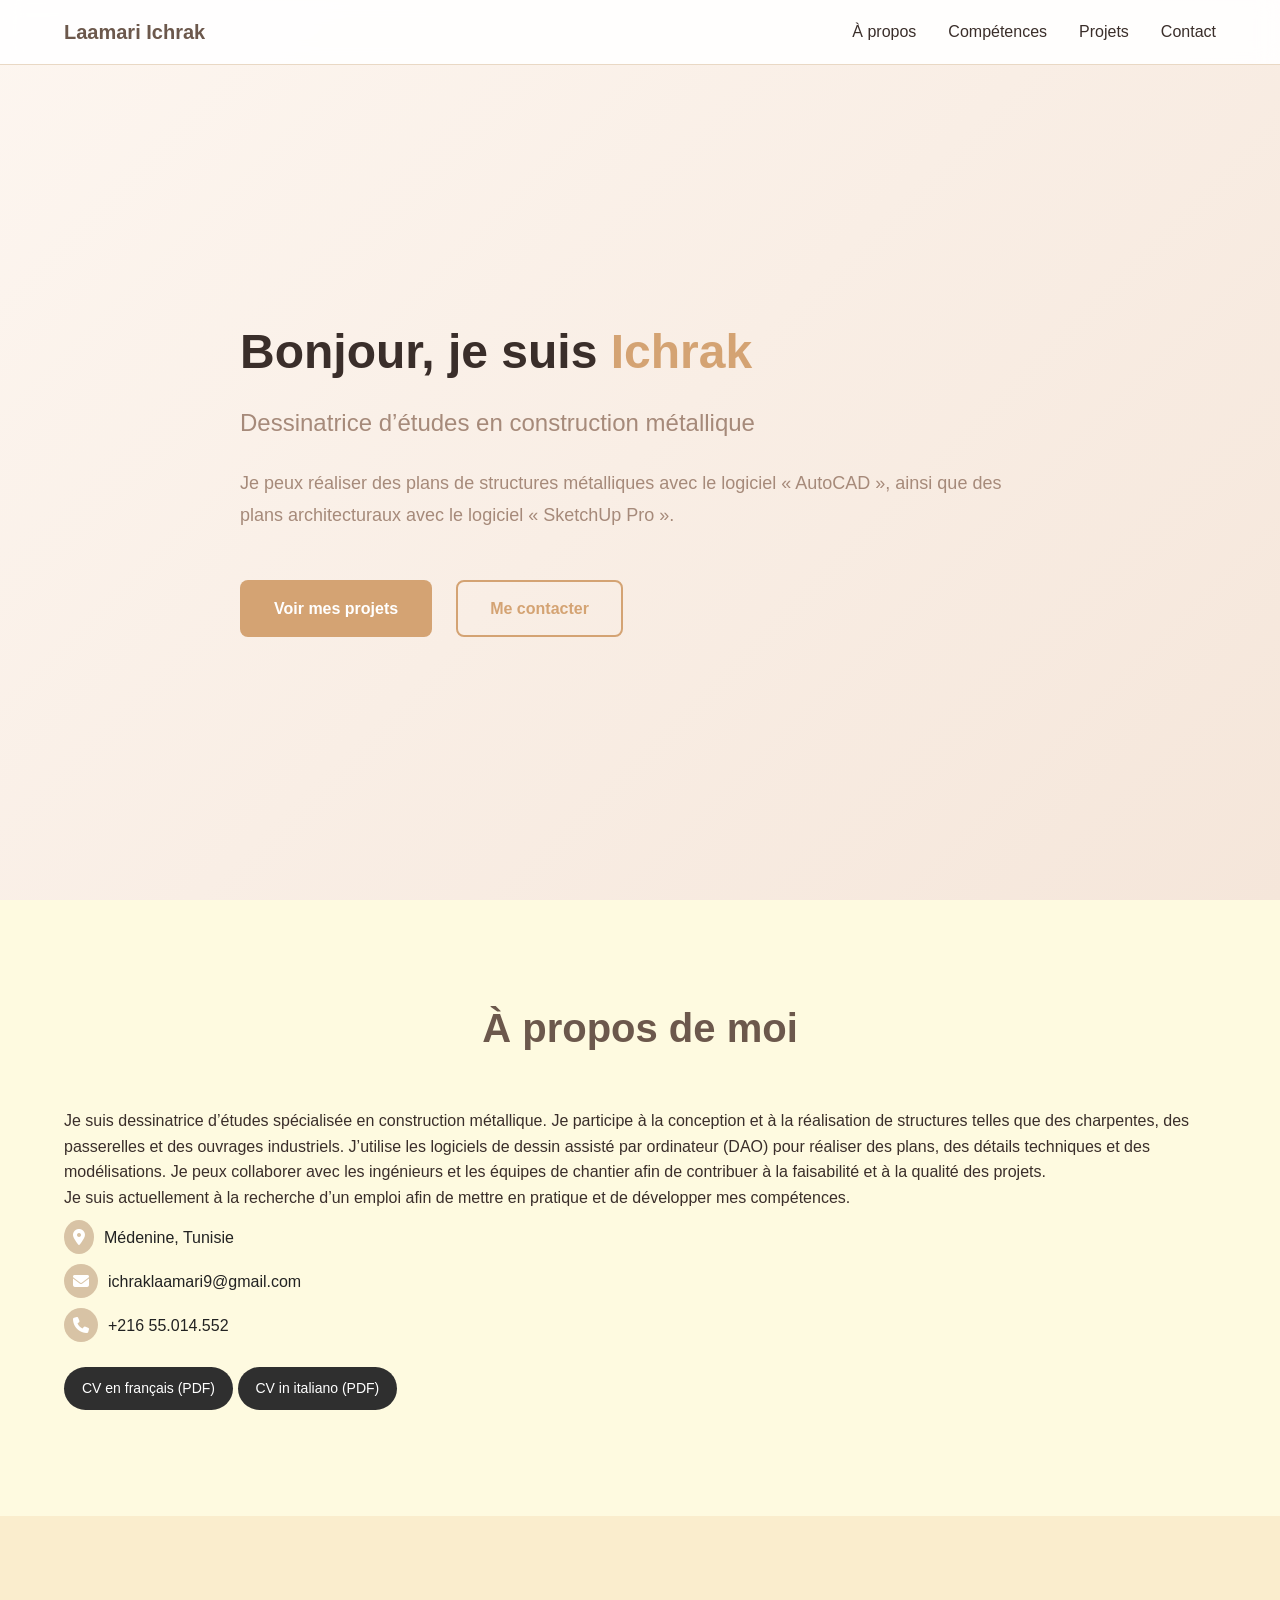
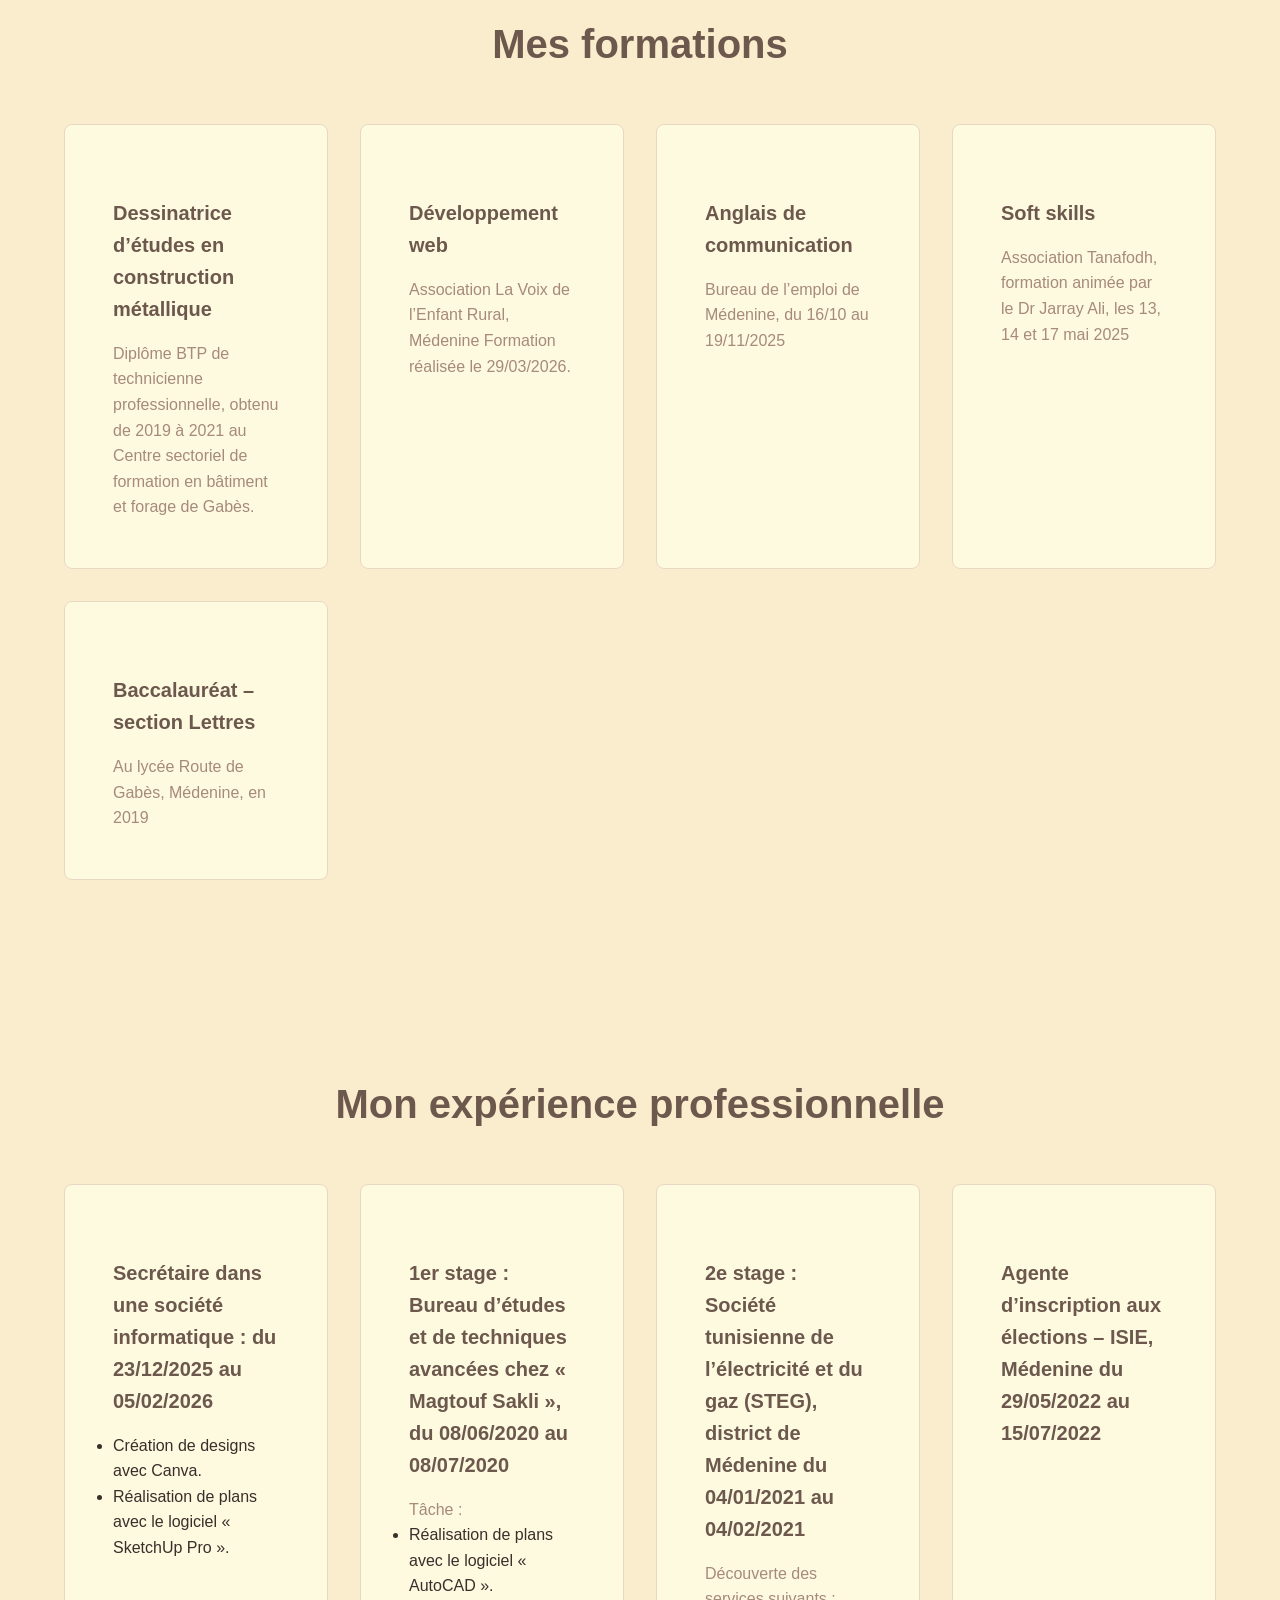
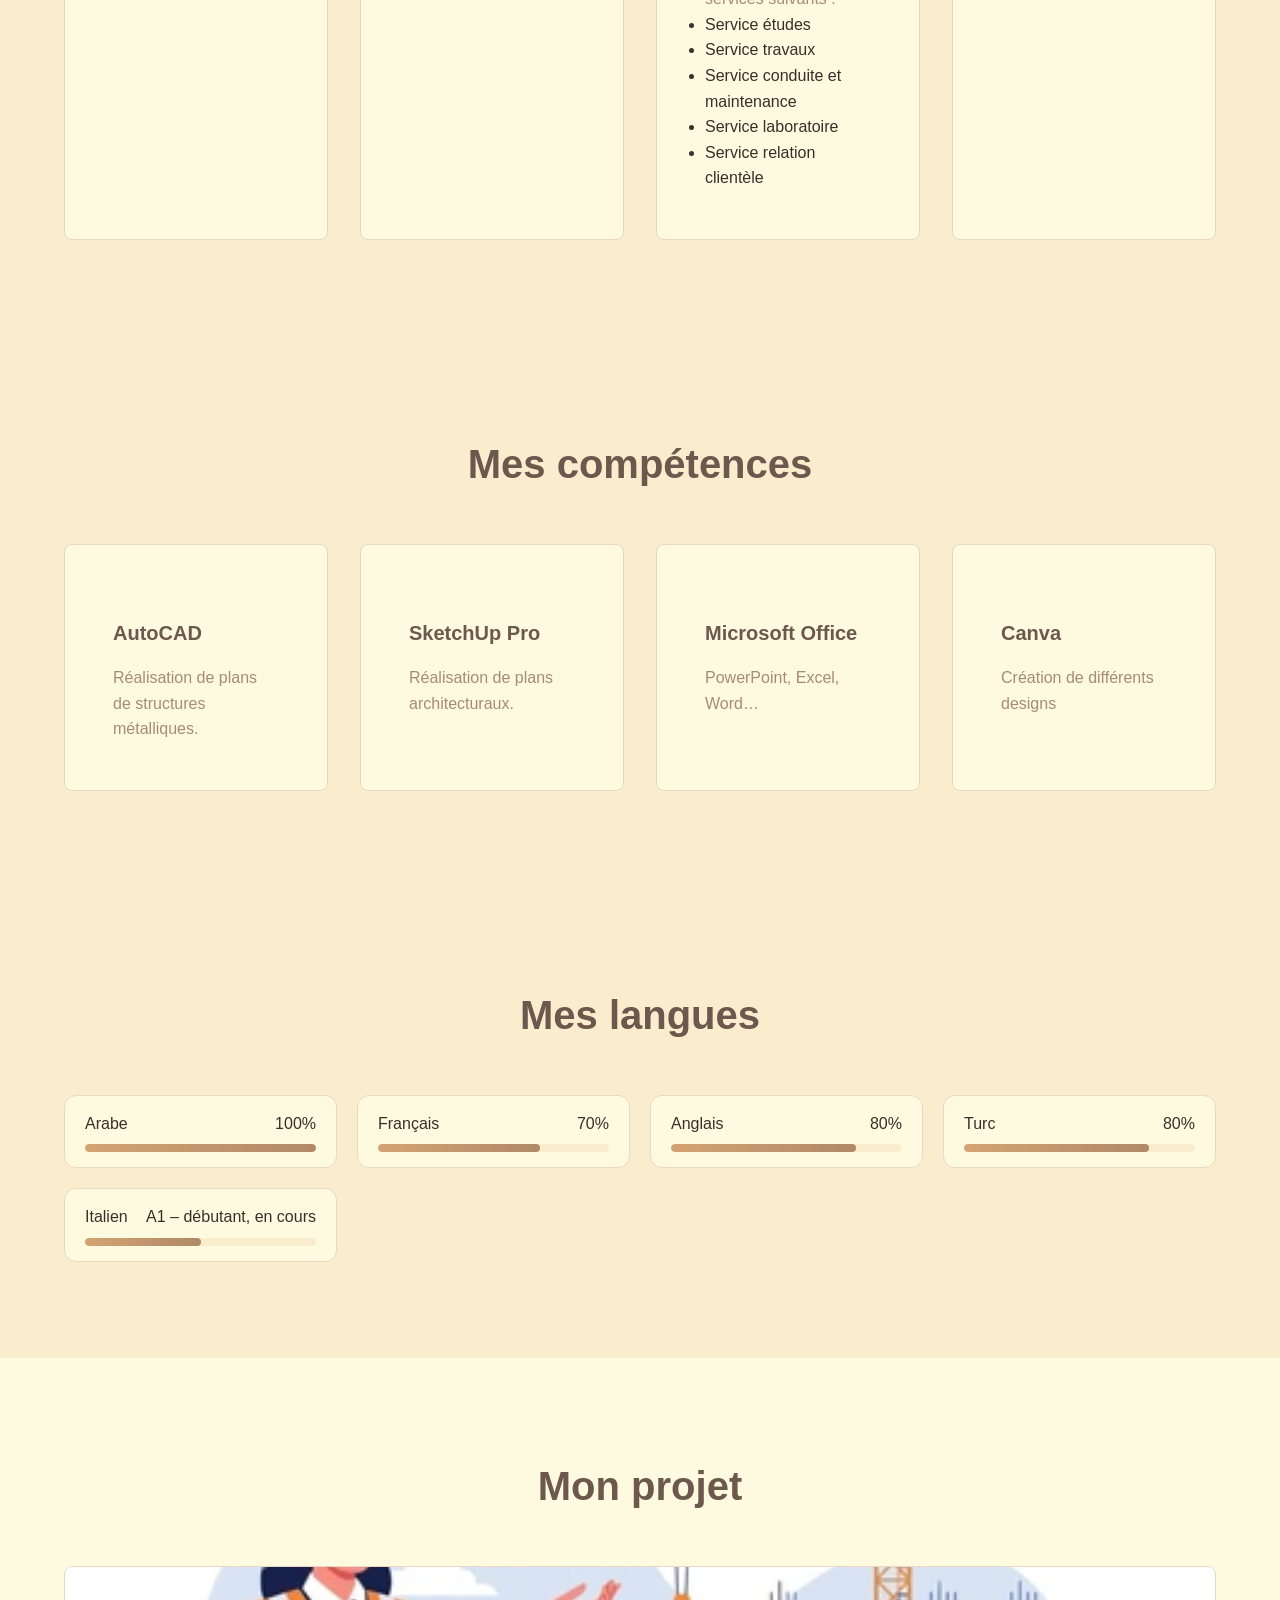
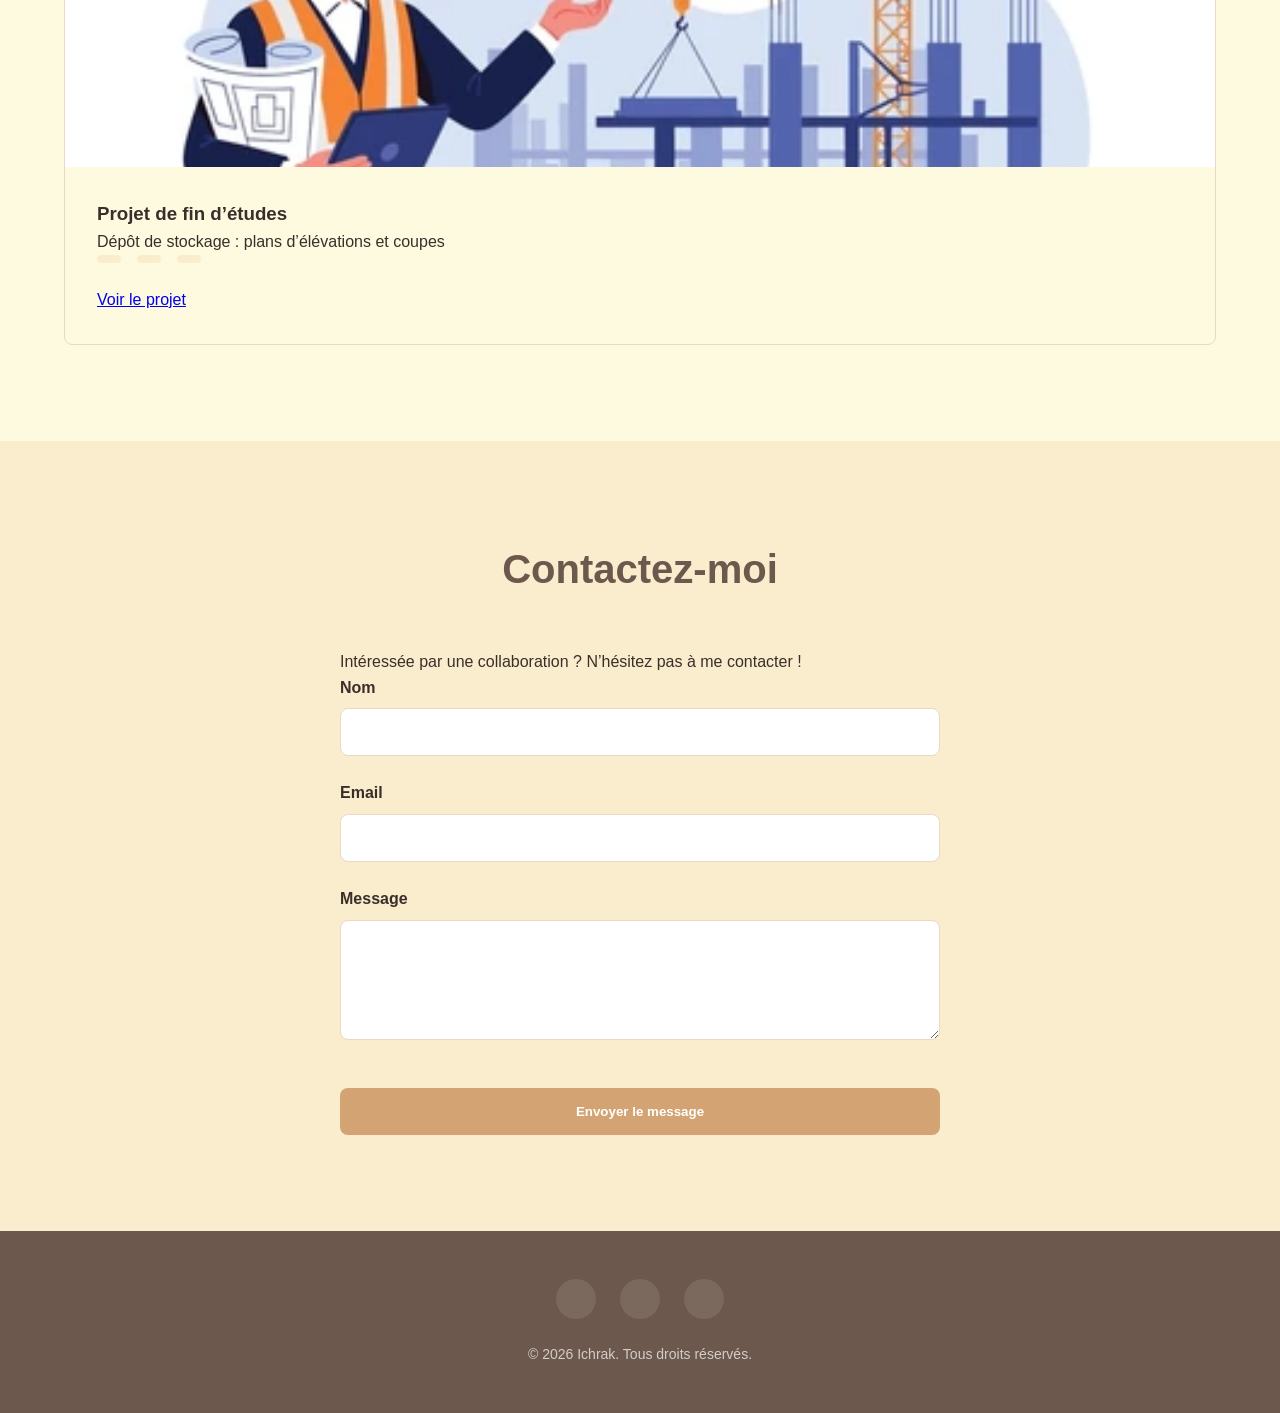
<file: index.html>
<!DOCTYPE html>
 <html lang="fr">
     <head>
         <meta charset="UTF-8"> <meta name="viewport" content="width=device-width, initial-scale=1.0"> 
         <title>Portfolio Ichrak Laamari</title> 
         <meta name="description" content="Portfolio professionnel d’Ichrak Laamari, dessinatrice d’études en construction métallique.">
          <link rel="stylesheet" href="styles.css"> 
        <link rel="stylesheet" href="https://cdnjs.cloudflare.com/ajax/libs/font-awesome/6.5.0/css/all.min.css">
        </head> 
        <body> 

<!-- Navigation -->
  <nav class="nav">
       <div class="nav-container">
         <a href="#" class="logo">Laamari Ichrak</a> 
         <ul class="nav-menu" id="navMenu"> 
            <li><a href="#about" class="nav-link">À propos</a></li>
            <li><a href="#skills" class="nav-link">Compétences</a></li>
             <li><a href="#projects" class="nav-link">Projets</a> </li>
             <li><a href="#contact" class="nav-link">Contact</a></li> 
            </ul> <button class="nav-toggle" id="navToggle" aria-label="Ouvrir le menu"> 
                <span></span> 
                <span></span> 
                <span></span> 
            </button>
         </div> 
        </nav>
        <!-- Hero Section -->
        <section class="hero" id="home">
            <div class="container">
                <div class="hero-content">
                    <h1 class="hero-title"> Bonjour, je suis <span class="highlight">Ichrak</span> </h1>
                    <p class="hero-subtitle"> Dessinatrice d’études en construction métallique</p>
                    <p class="hero-description"> Je peux réaliser des plans de structures métalliques avec le logiciel « AutoCAD », ainsi que des
                        plans architecturaux avec le logiciel « SketchUp Pro ». </p>
                    <div class="hero-buttons"> <a href="#projects" class="btn btn-primary">Voir mes projets</a> <a
                            href="#contact" class="btn btn-secondary">Me contacter</a> </div>
                </div>
            </div>
        </section>
        <!-- About Section -->
        <section class="section" id="about">
            <div class="container">
                <h2 class="section-title">À propos de moi</h2>
                <div class="about-content">
                    <div class="about-text">
                        <p> Je suis dessinatrice d’études spécialisée en construction métallique. Je participe à la conception et à la réalisation de structures telles que des charpentes, des passerelles et des ouvrages industriels. J’utilise les logiciels de dessin assisté par ordinateur (DAO) pour réaliser des plans, des détails techniques et des modélisations. Je peux collaborer avec les ingénieurs et les équipes de chantier afin de contribuer à la faisabilité et à la qualité des projets.</p>
    <p> Je suis actuellement à la recherche d’un emploi afin de mettre en pratique et de développer mes compétences. </p>
    <div class="about-info">
        <div class="info-item">
            <div class="info-item">
                <span class="info-label">
                    <i class="fa-solid fa-location-dot icon location"></i>
                    Médenine, Tunisie
                </span>
            </div>

            <div class="info-item">
                <span class="info-label">
                    <i class="fa-solid fa-envelope icon email"></i>
                    ichraklaamari9@gmail.com
                </span>
            </div>

            <div class="info-item">
                <span class="info-label">
                    <i class="fa-solid fa-phone icon phone"></i>
                    +216 55.014.552
                </span>
            </div>
    <a href="CV-francais.pdf" target="_self" class="cv-btn">
        CV en français (PDF)
    </a>
    <a href="CV-italien.pdf" target="_self" class="cv-btn">
        CV in italiano (PDF)
    </a>
    </div>
    </div>
    </div>
     </div>
    </section>


    <!-- Formation-->
    <section class="section section-alt" id="formation">
        <div class="container">
            <h2 class="section-title">Mes formations</h2>
            <div class="skills-grid">
                <div class="skill-card">
                    <div class="skill-icon"> <!-- Icône SVG ici --> </div>
                    <h3> Dessinatrice d’études en construction métallique</h3>
                    <p> Diplôme BTP de technicienne professionnelle, obtenu de 2019 à 2021 au
                        Centre sectoriel de formation en bâtiment et forage de Gabès.
                    </p>
                </div>
                <div class="skill-card">
                    <div class="skill-icon"> <!-- Icône SVG ici --> </div>
                    <h3>Développement web</h3>
                    <p> 
                        Association La Voix de l’Enfant Rural, Médenine
                        Formation réalisée le 29/03/2026.
                    </p>
                </div>
                <div class="skill-card">
                    <div class="skill-icon"> <!-- Icône SVG ici --> </div>
                    <h3>Anglais de communication</h3>
                    <p>Bureau de l’emploi de Médenine, du 16/10 au 19/11/2025</p>
                </div>
                <div class="skill-card">
                    <div class="skill-icon"> <!-- Icône SVG ici --> </div>
                    <h3>Soft skills</h3>
                    <p>Association Tanafodh, formation animée par le Dr Jarray Ali,
                       les 13, 14 et 17 mai 2025
                    </p>
                </div>
                <div class="skill-card">
                    <div class="skill-icon"> <!-- Icône SVG ici --> </div>
                    <h3>Baccalauréat – section Lettres</h3>
                    <p>Au lycée Route de Gabès, Médenine, en 2019
                    </p>
                </div>

            </div>
        </div>
    </section>
        <!-- Experience Section -->
        <section class="section section-alt" id="experience">
            <div class="container">
                <h2 class="section-title">Mon expérience professionnelle</h2>
                <div class="skills-grid">
                    <div class="skill-card">
                        <div class="skill-icon"> <!-- Icône SVG ici --> </div>
                        <h3>Secrétaire dans une société informatique : du 23/12/2025 au 05/02/2026</h3>
                        <ul><li>Création de designs avec Canva.</li>
                           <li>Réalisation de plans avec le logiciel « SketchUp Pro ».</li></ul>
                    </div>
                    <div class="skill-card">
                        <div class="skill-icon"> <!-- Icône SVG ici --> </div>
                        <h3>1er stage : Bureau d’études et de techniques avancées 
                            chez « Magtouf Sakli », du 08/06/2020 au 08/07/2020
                        </h3>

                        <p>Tâche :</p>
                        <ul><li>Réalisation de plans avec le logiciel « AutoCAD ».</li></ul>
                    </div>
                    <div class="skill-card">
                        <div class="skill-icon"> <!-- Icône SVG ici --> </div>
                        <h3>2e stage : Société tunisienne de l’électricité et du gaz (STEG), district de Médenine 
                            du 04/01/2021 au 04/02/2021
                        </h3>
                        <p>Découverte des services suivants :</p>
                        <ul><li>Service études</li>
                         <li>Service travaux</li>
                        <li>Service conduite et maintenance</li>
                        <li>Service laboratoire</li>
                        <li>Service relation clientèle</li></ul>
                    </div>
                    <div class="skill-card">
                        <div class="skill-icon"> <!-- Icône SVG ici --> </div>
                        <h3>Agente d’inscription aux élections – ISIE, Médenine
                            du 29/05/2022 au 15/07/2022 
                        </h3>
                        <p>
                        </p>
                    </div>


                </div>
            </div>
    </section>
    <!-- Skills Section -->
    <section class="section section-alt" id="skills">
        <div class="container">
            <h2 class="section-title">Mes compétences</h2>
            <div class="skills-grid">
                <div class="skill-card">
                    <div class="skill-icon"> <!-- Icône SVG ici --> </div>
                    <h3> AutoCAD</h3>
                    <p> Réalisation de plans de structures métalliques.</p>
                    </div>
                    <div class="skill-card">
                        <div class="skill-icon"> <!-- Icône SVG ici --> </div>
                        <h3>SketchUp Pro</h3>
                        <p> Réalisation de plans architecturaux.</p>
                    </div>
                    <div class="skill-card">
                        <div class="skill-icon"> <!-- Icône SVG ici --> </div>
                        <h3>Microsoft Office</h3>
                        <p>PowerPoint, Excel, Word…</p>
                    </div>
                    <div class="skill-card">
                        <div class="skill-icon"> <!-- Icône SVG ici --> </div>
                        <h3>Canva</h3>
                        <p>Création de différents designs</p>
                    </div>

                    </div>
                    </div>
                    </section>

                <section class="section section-alt" id="languages">
                    <div class="container">
                        <h2 class="section-title">Mes langues</h2>

                        <div class="languages-grid">

                            <div class="language-item">
                                <div class="language-header">
                                    <span>Arabe</span>
                                    <span>100%</span>
                                </div>
                                <div class="progress-bar">
                                    <div class="progress" style="width: 100%;"></div>
                                </div>
                            </div>

                            <div class="language-item">
                                <div class="language-header">
                                    <span>Français</span>
                                    <span>70%</span>
                                </div>
                                <div class="progress-bar">
                                    <div class="progress" style="width: 70%;"></div>
                                </div>
                            </div>

                            <div class="language-item">
                                <div class="language-header">
                                    <span>Anglais</span>
                                    <span>80%</span>
                                </div>
                                <div class="progress-bar">
                                    <div class="progress" style="width: 80%;"></div>
                                </div>
                            </div>

                            <div class="language-item">
                                <div class="language-header">
                                    <span>Turc</span>
                                    <span>80%</span>
                                </div>
                                <div class="progress-bar">
                                    <div class="progress" style="width: 80%;"></div>
                                </div>
                            </div>

                            <div class="language-item">
                                <div class="language-header">
                                    <span>Italien</span>
                                    <span>A1 – débutant, en cours</span>
                                </div>
                                <div class="progress-bar">
                                    <div class="progress" style="width: 50%;"></div>
                                </div>
                            </div>

                        </div>
                    </div>
                </section>
                    <!-- Projects Section -->
                    <section class="section" id="projects">
                        <div class="container">
                            <h2 class="section-title">Mon projet</h2>
                            <div class="projects-grid">
                                <article class="project-card">
                                    <div class="project-image"> <img src="ing.webp"  alt="Projet 1"> </div>
                                    <div class="project-content">
                                        <h3 class="project-title">Projet de fin d’études</h3>
                                        <p class="project-description"> Dépôt de stockage : plans d’élévations et coupes</p>
                                        <div class="project-tags"> <span class="tag"></span> <span class="tag"></span> <span
                                                class="tag"></span> </div>
                                        <div class="project-links"> <a href="projet.pdf" class="projrt-Link" target="_blank" rel="noopener">Voir le projet</a> </div>
                                    </div>
                                </article> <!-- Répéter pour Projet 2 et Projet 3 --> 
                            </div>
                        </div>
                        </section>

                        <!-- Contact Section -->
                        <section class="section section-alt" id="contact">
                            <div class="container">
                                <h2 class="section-title">Contactez-moi</h2>
                                <div class="contact-content">
                                    <div class="contact-text">
                                        <p>Intéressée par une collaboration ? N’hésitez pas à me contacter !</p>
                                        </div>
                                        <form class="contact-form" id="contactForm" action="https://api.web3forms.com/submit" method="POST"> <input
                                                type="hidden" name="access_key" value="VOTRE-CLE-ICI"> <input type="hidden" name="subject"
                                                value="Nouveau message depuis votre portfolio">
                                            <div class="form-group"> <label for="name">Nom</label> <input type="text" id="name" name="name" required> </div>
                                            <div class="form-group"> <label for="email">Email</label> <input type="email" id="email" name="email" required>
                                            </div>
                                            <div class="form-group"> <label for="message">Message</label> <textarea id="message" name="message" rows="5"
                                                    required></textarea> </div>
                                            <div id="formMessage" class="form-message"></div> <button type="submit" class="btn btn-primary"> Envoyer le message
                                            </button>
                                        </form>
                                        </div>
                                        </div>
                                        </section>
                                        <!-- Footer -->
                                        <footer class="footer">
                                            <div class="container">
                                                <div class="footer-content">
                                                    <div class="social-links"> <!-- Lien GitHub --> <a href="https://github.com/votreusername" target="_blank"
                                                            aria-label="GitHub"> <!-- SVG GitHub ici --> </a> <!-- Lien LinkedIn --> <a
                                                            href="https://linkedin.com/in/laamari-ichrak-577399225?utm_source=share_via&utm_content=profile&utm_medium=member_ios" target="_blank" aria-label="LinkedIn"> <!-- SVG LinkedIn ici -->
                                                        </a> <!-- Lien Email --> <a href="mailto:ichraklaamari9@gmail.com" aria-label="Email"> <!-- SVG Email ici -->
                                                        </a> </div>
                                                    <p class="footer-text">&copy; 2026  Ichrak. Tous droits réservés.</p>
                                                </div>
                                                </div>
                                                </footer>
                                                <script src="script.js"></script>
                                                </body>
                                                </html>
</file>
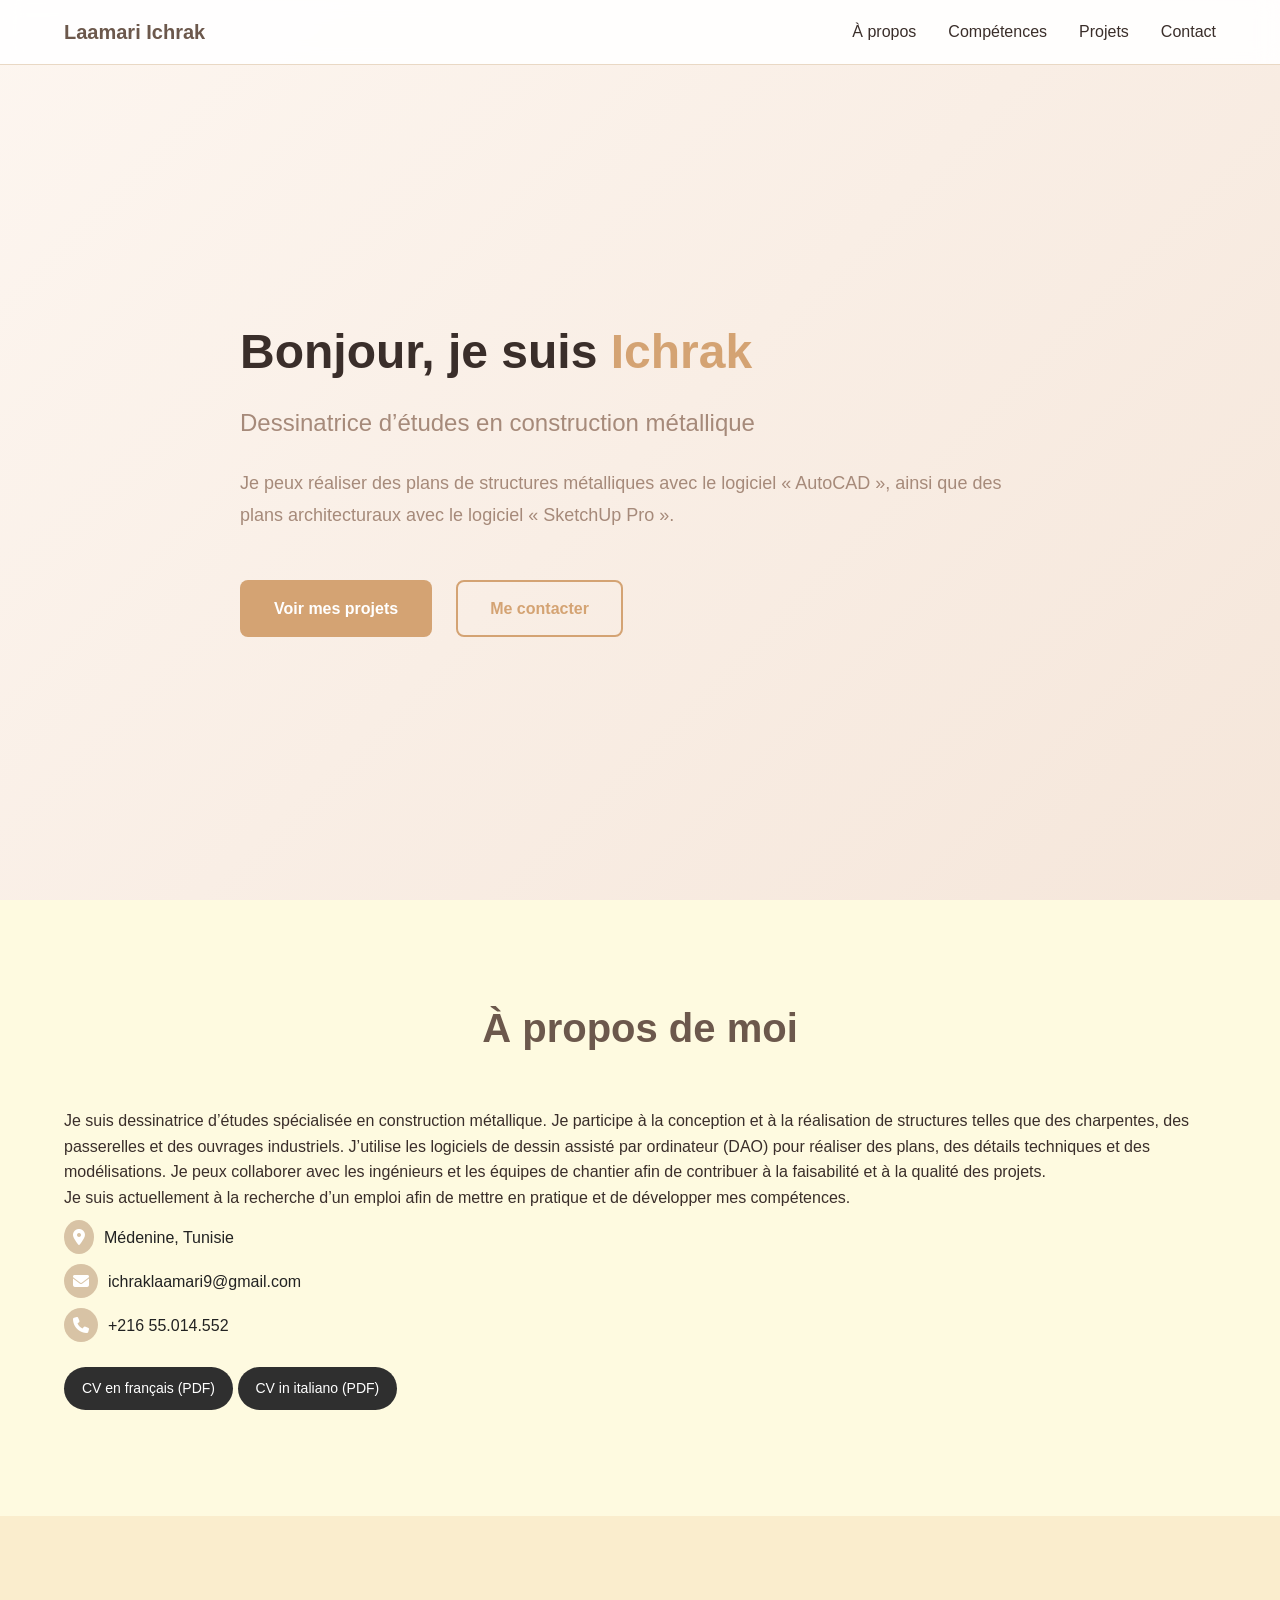
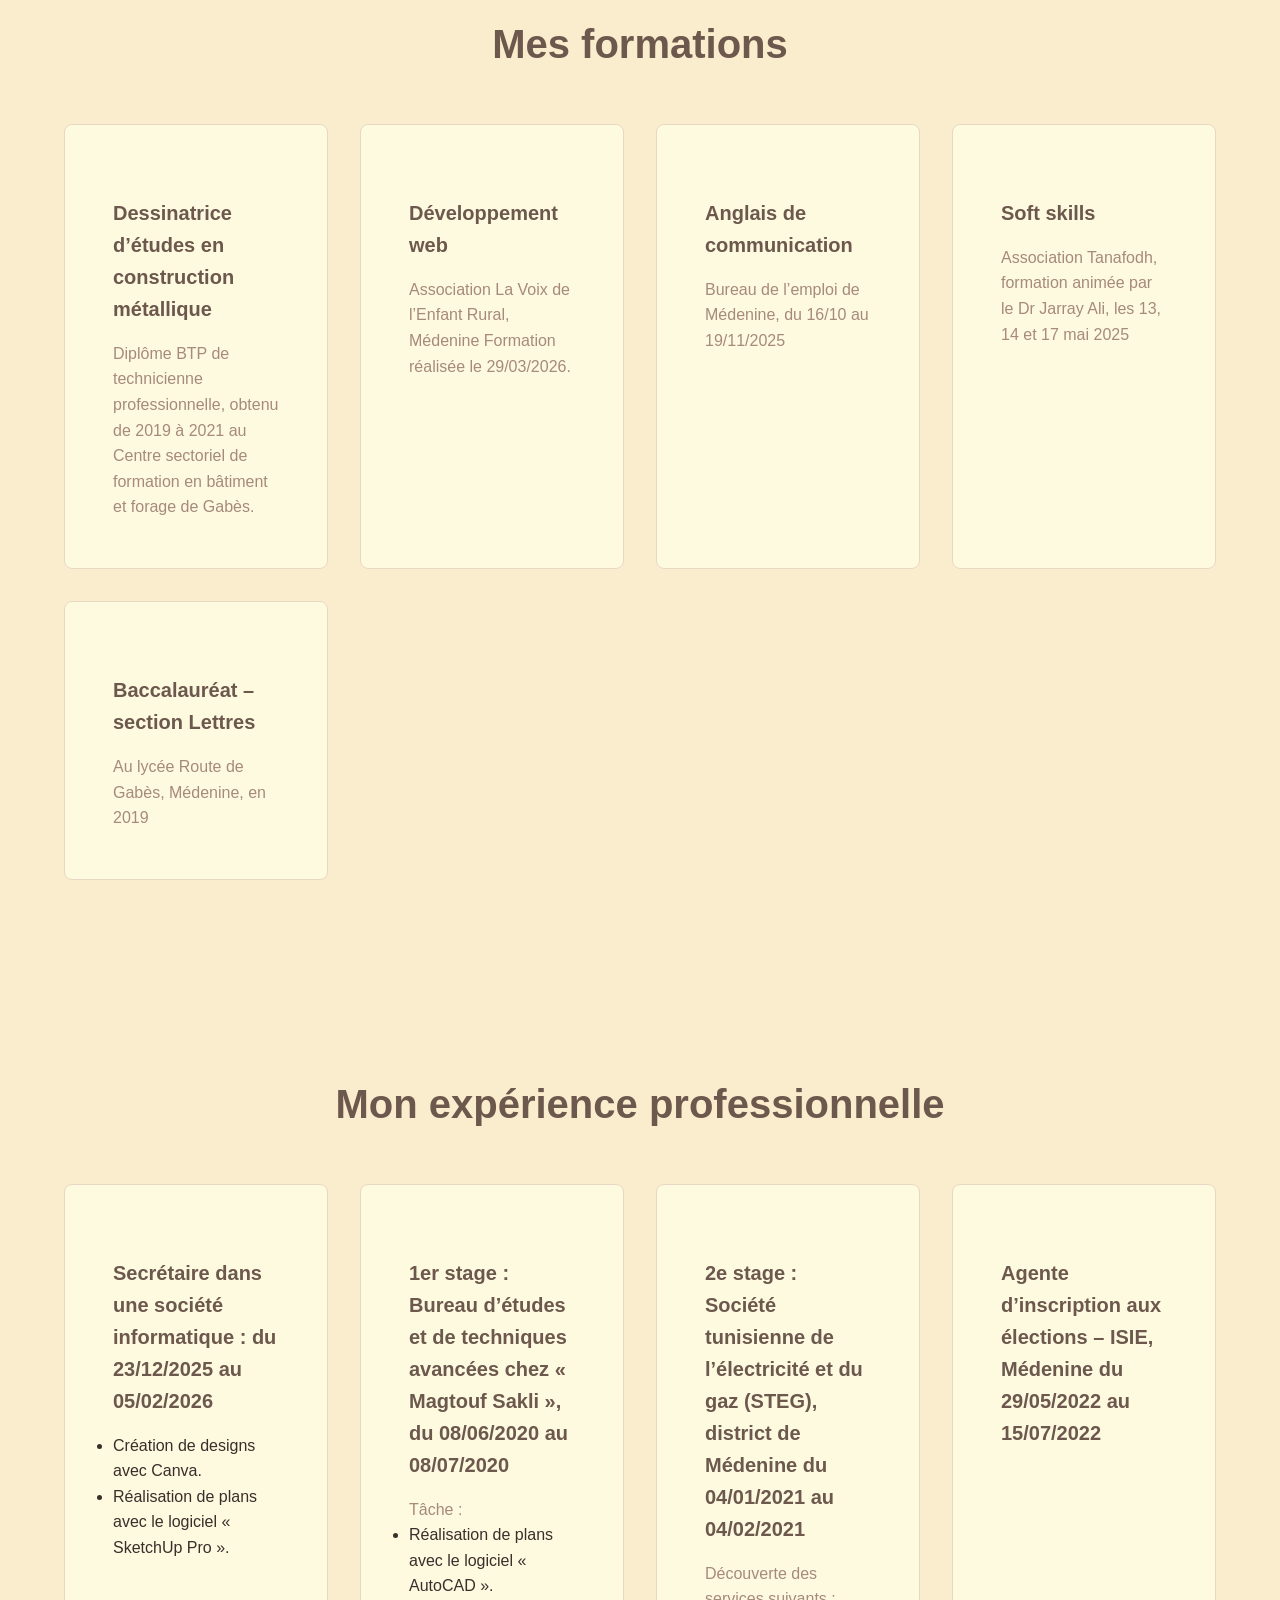
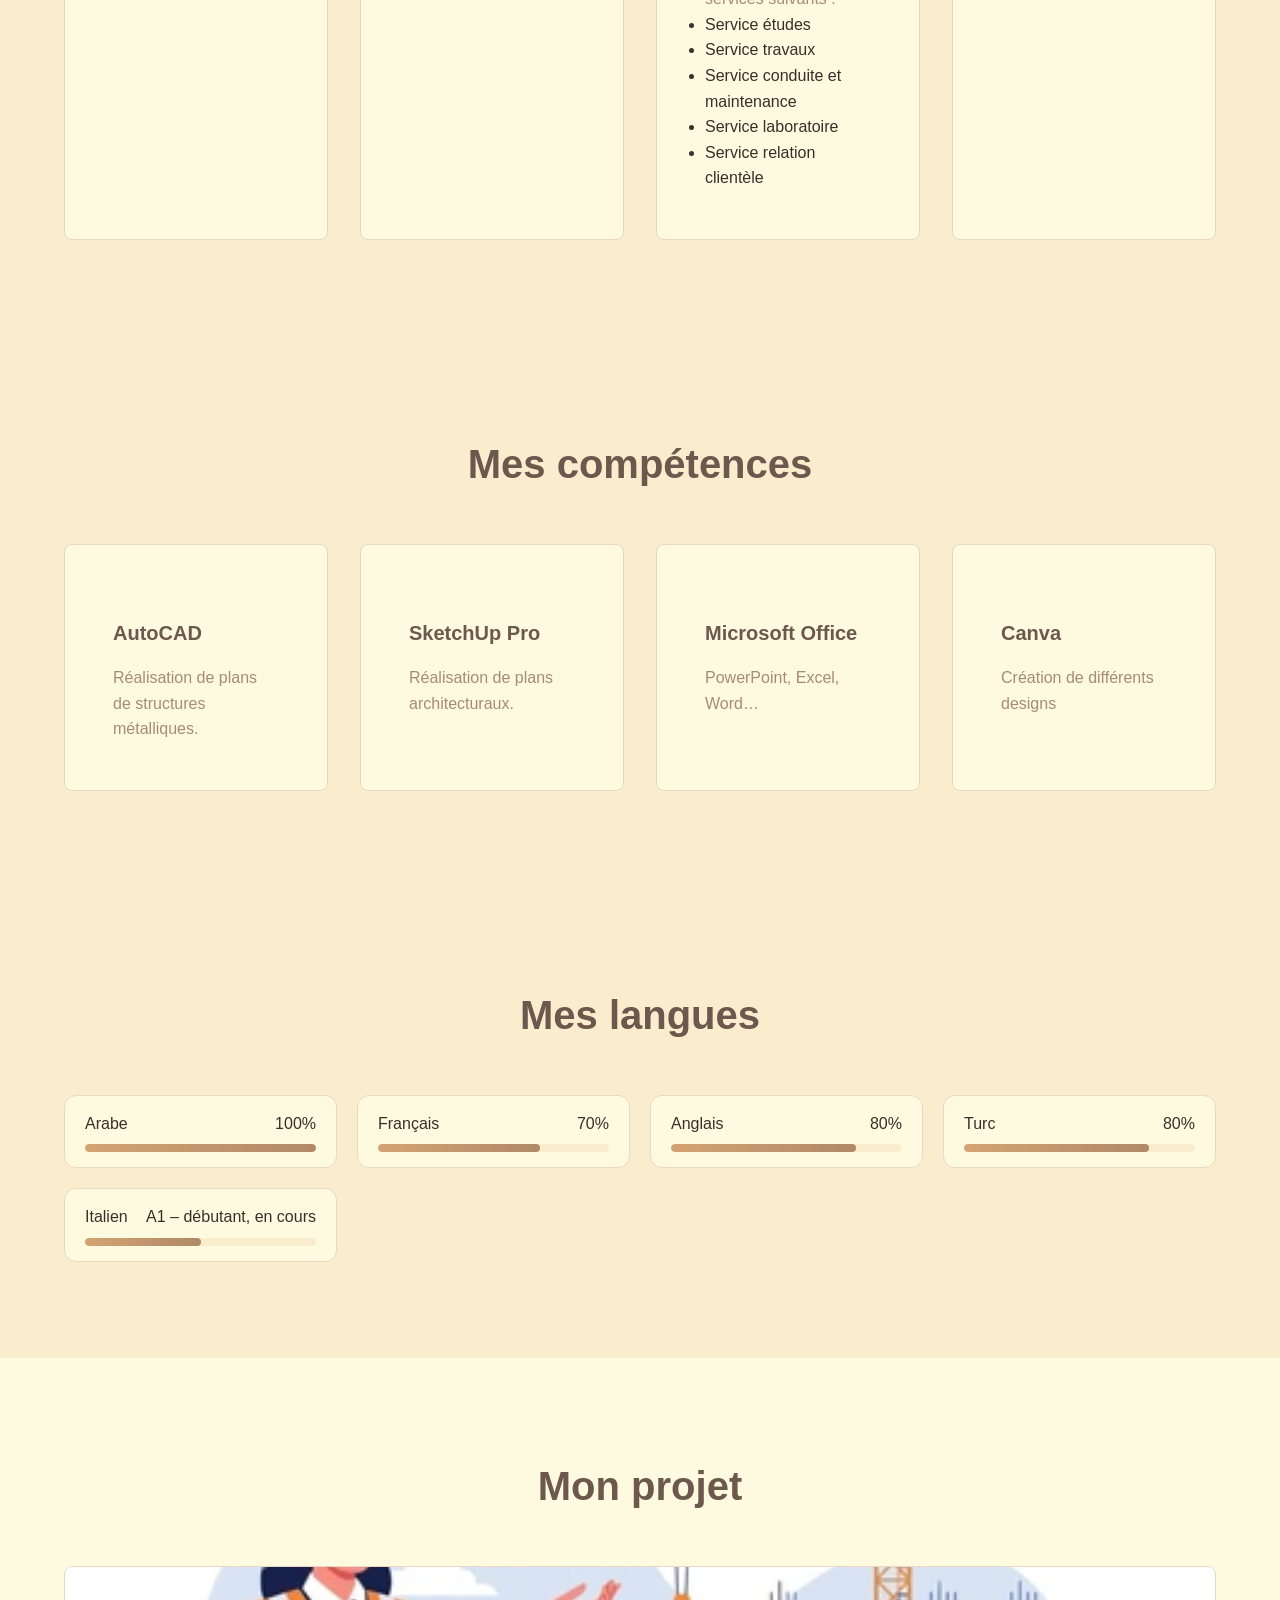
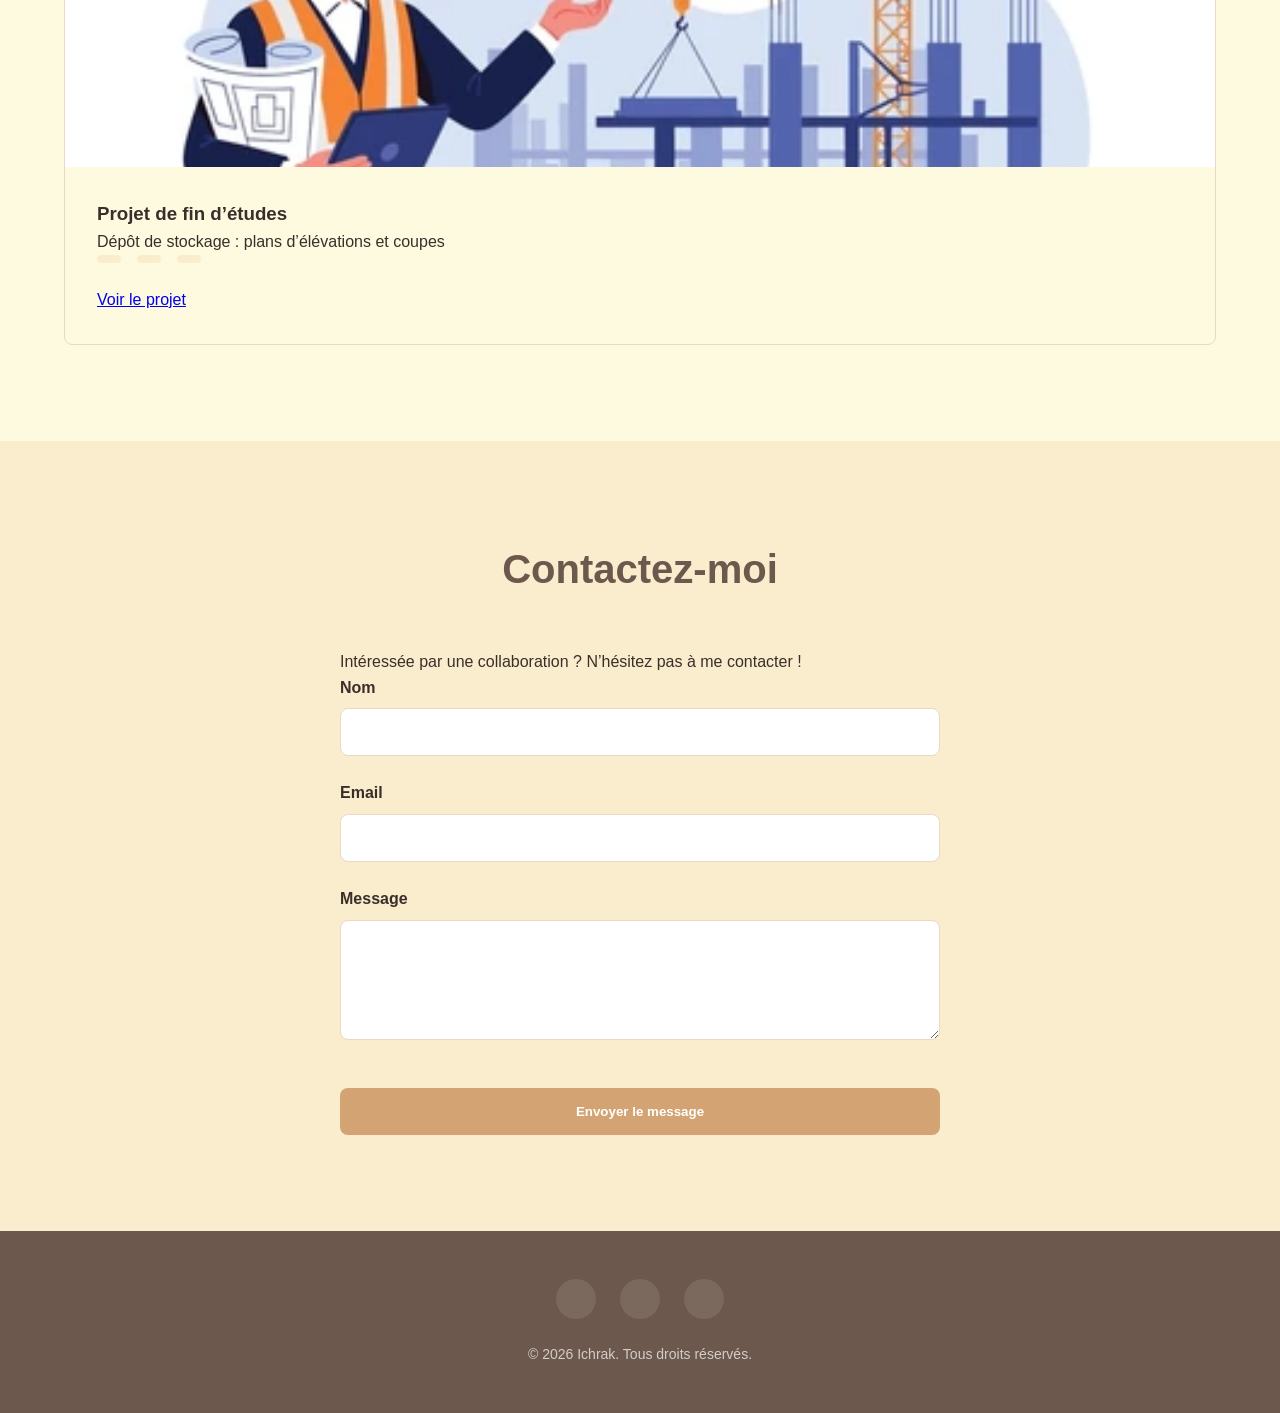
<file: index.html.html>
<!DOCTYPE html>
 <html lang="fr">
     <head>
         <meta charset="UTF-8"> <meta name="viewport" content="width=device-width, initial-scale=1.0"> 
         <title>Portfolio Ichrak Laamari</title> 
         <meta name="description" content="Portfolio professionnel d’Ichrak Laamari, dessinatrice d’études en construction métallique.">
          <link rel="stylesheet" href="styles.css"> 
        <link rel="stylesheet" href="https://cdnjs.cloudflare.com/ajax/libs/font-awesome/6.5.0/css/all.min.css">
        </head> 
        <body> 

<!-- Navigation -->
  <nav class="nav">
       <div class="nav-container">
         <a href="#" class="logo">Laamari Ichrak</a> 
         <ul class="nav-menu" id="navMenu"> 
            <li><a href="#about" class="nav-link">À propos</a></li>
            <li><a href="#skills" class="nav-link">Compétences</a></li>
             <li><a href="#projects" class="nav-link">Projets</a> </li>
             <li><a href="#contact" class="nav-link">Contact</a></li> 
            </ul> <button class="nav-toggle" id="navToggle" aria-label="Ouvrir le menu"> 
                <span></span> 
                <span></span> 
                <span></span> 
            </button>
         </div> 
        </nav>
        <!-- Hero Section -->
        <section class="hero" id="home">
            <div class="container">
                <div class="hero-content">
                    <h1 class="hero-title"> Bonjour, je suis <span class="highlight">Ichrak</span> </h1>
                    <p class="hero-subtitle"> Dessinatrice d’études en construction métallique</p>
                    <p class="hero-description"> Je peux réaliser des plans de structures métalliques avec le logiciel « AutoCAD », ainsi que des
                        plans architecturaux avec le logiciel « SketchUp Pro ». </p>
                    <div class="hero-buttons"> <a href="#projects" class="btn btn-primary">Voir mes projets</a> <a
                            href="#contact" class="btn btn-secondary">Me contacter</a> </div>
                </div>
            </div>
        </section>
        <!-- About Section -->
        <section class="section" id="about">
            <div class="container">
                <h2 class="section-title">À propos de moi</h2>
                <div class="about-content">
                    <div class="about-text">
                        <p> Je suis dessinatrice d’études spécialisée en construction métallique. Je participe à la conception et à la réalisation de structures telles que des charpentes, des passerelles et des ouvrages industriels. J’utilise les logiciels de dessin assisté par ordinateur (DAO) pour réaliser des plans, des détails techniques et des modélisations. Je peux collaborer avec les ingénieurs et les équipes de chantier afin de contribuer à la faisabilité et à la qualité des projets.</p>
    <p> Je suis actuellement à la recherche d’un emploi afin de mettre en pratique et de développer mes compétences. </p>
    <div class="about-info">
        <div class="info-item">
            <div class="info-item">
                <span class="info-label">
                    <i class="fa-solid fa-location-dot icon location"></i>
                    Médenine, Tunisie
                </span>
            </div>

            <div class="info-item">
                <span class="info-label">
                    <i class="fa-solid fa-envelope icon email"></i>
                    ichraklaamari9@gmail.com
                </span>
            </div>

            <div class="info-item">
                <span class="info-label">
                    <i class="fa-solid fa-phone icon phone"></i>
                    +216 55.014.552
                </span>
            </div>
    <a href="CV-francais.pdf" target="_self" class="cv-btn">
        CV en français (PDF)
    </a>
    <a href="CV-italien.pdf" target="_self" class="cv-btn">
        CV in italiano (PDF)
    </a>
    </div>
    </div>
    </div>
     </div>
    </section>


    <!-- Formation-->
    <section class="section section-alt" id="formation">
        <div class="container">
            <h2 class="section-title">Mes formations</h2>
            <div class="skills-grid">
                <div class="skill-card">
                    <div class="skill-icon"> <!-- Icône SVG ici --> </div>
                    <h3> Dessinatrice d’études en construction métallique</h3>
                    <p> Diplôme BTP de technicienne professionnelle, obtenu de 2019 à 2021 au
                        Centre sectoriel de formation en bâtiment et forage de Gabès.
                    </p>
                </div>
                <div class="skill-card">
                    <div class="skill-icon"> <!-- Icône SVG ici --> </div>
                    <h3>Développement web</h3>
                    <p> 
                        Association La Voix de l’Enfant Rural, Médenine
                        Formation réalisée le 29/03/2026.
                    </p>
                </div>
                <div class="skill-card">
                    <div class="skill-icon"> <!-- Icône SVG ici --> </div>
                    <h3>Anglais de communication</h3>
                    <p>Bureau de l’emploi de Médenine, du 16/10 au 19/11/2025</p>
                </div>
                <div class="skill-card">
                    <div class="skill-icon"> <!-- Icône SVG ici --> </div>
                    <h3>Soft skills</h3>
                    <p>Association Tanafodh, formation animée par le Dr Jarray Ali,
                       les 13, 14 et 17 mai 2025
                    </p>
                </div>
                <div class="skill-card">
                    <div class="skill-icon"> <!-- Icône SVG ici --> </div>
                    <h3>Baccalauréat – section Lettres</h3>
                    <p>Au lycée Route de Gabès, Médenine, en 2019
                    </p>
                </div>

            </div>
        </div>
    </section>
        <!-- Experience Section -->
        <section class="section section-alt" id="experience">
            <div class="container">
                <h2 class="section-title">Mon expérience professionnelle</h2>
                <div class="skills-grid">
                    <div class="skill-card">
                        <div class="skill-icon"> <!-- Icône SVG ici --> </div>
                        <h3>Secrétaire dans une société informatique : du 23/12/2025 au 05/02/2026</h3>
                        <ul><li>Création de designs avec Canva.</li>
                           <li>Réalisation de plans avec le logiciel « SketchUp Pro ».</li></ul>
                    </div>
                    <div class="skill-card">
                        <div class="skill-icon"> <!-- Icône SVG ici --> </div>
                        <h3>1er stage : Bureau d’études et de techniques avancées 
                            chez « Magtouf Sakli », du 08/06/2020 au 08/07/2020
                        </h3>

                        <p>Tâche :</p>
                        <ul><li>Réalisation de plans avec le logiciel « AutoCAD ».</li></ul>
                    </div>
                    <div class="skill-card">
                        <div class="skill-icon"> <!-- Icône SVG ici --> </div>
                        <h3>2e stage : Société tunisienne de l’électricité et du gaz (STEG), district de Médenine 
                            du 04/01/2021 au 04/02/2021
                        </h3>
                        <p>Découverte des services suivants :</p>
                        <ul><li>Service études</li>
                         <li>Service travaux</li>
                        <li>Service conduite et maintenance</li>
                        <li>Service laboratoire</li>
                        <li>Service relation clientèle</li></ul>
                    </div>
                    <div class="skill-card">
                        <div class="skill-icon"> <!-- Icône SVG ici --> </div>
                        <h3>Agente d’inscription aux élections – ISIE, Médenine
                            du 29/05/2022 au 15/07/2022 
                        </h3>
                        <p>
                        </p>
                    </div>


                </div>
            </div>
    </section>
    <!-- Skills Section -->
    <section class="section section-alt" id="skills">
        <div class="container">
            <h2 class="section-title">Mes compétences</h2>
            <div class="skills-grid">
                <div class="skill-card">
                    <div class="skill-icon"> <!-- Icône SVG ici --> </div>
                    <h3> AutoCAD</h3>
                    <p> Réalisation de plans de structures métalliques.</p>
                    </div>
                    <div class="skill-card">
                        <div class="skill-icon"> <!-- Icône SVG ici --> </div>
                        <h3>SketchUp Pro</h3>
                        <p> Réalisation de plans architecturaux.</p>
                    </div>
                    <div class="skill-card">
                        <div class="skill-icon"> <!-- Icône SVG ici --> </div>
                        <h3>Microsoft Office</h3>
                        <p>PowerPoint, Excel, Word…</p>
                    </div>
                    <div class="skill-card">
                        <div class="skill-icon"> <!-- Icône SVG ici --> </div>
                        <h3>Canva</h3>
                        <p>Création de différents designs</p>
                    </div>

                    </div>
                    </div>
                    </section>

                <section class="section section-alt" id="languages">
                    <div class="container">
                        <h2 class="section-title">Mes langues</h2>

                        <div class="languages-grid">

                            <div class="language-item">
                                <div class="language-header">
                                    <span>Arabe</span>
                                    <span>100%</span>
                                </div>
                                <div class="progress-bar">
                                    <div class="progress" style="width: 100%;"></div>
                                </div>
                            </div>

                            <div class="language-item">
                                <div class="language-header">
                                    <span>Français</span>
                                    <span>70%</span>
                                </div>
                                <div class="progress-bar">
                                    <div class="progress" style="width: 70%;"></div>
                                </div>
                            </div>

                            <div class="language-item">
                                <div class="language-header">
                                    <span>Anglais</span>
                                    <span>80%</span>
                                </div>
                                <div class="progress-bar">
                                    <div class="progress" style="width: 80%;"></div>
                                </div>
                            </div>

                            <div class="language-item">
                                <div class="language-header">
                                    <span>Turc</span>
                                    <span>80%</span>
                                </div>
                                <div class="progress-bar">
                                    <div class="progress" style="width: 80%;"></div>
                                </div>
                            </div>

                            <div class="language-item">
                                <div class="language-header">
                                    <span>Italien</span>
                                    <span>A1 – débutant, en cours</span>
                                </div>
                                <div class="progress-bar">
                                    <div class="progress" style="width: 50%;"></div>
                                </div>
                            </div>

                        </div>
                    </div>
                </section>
                    <!-- Projects Section -->
                    <section class="section" id="projects">
                        <div class="container">
                            <h2 class="section-title">Mon projet</h2>
                            <div class="projects-grid">
                                <article class="project-card">
                                    <div class="project-image"> <img src="ing.webp"  alt="Projet 1"> </div>
                                    <div class="project-content">
                                        <h3 class="project-title">Projet de fin d’études</h3>
                                        <p class="project-description"> Dépôt de stockage : plans d’élévations et coupes</p>
                                        <div class="project-tags"> <span class="tag"></span> <span class="tag"></span> <span
                                                class="tag"></span> </div>
                                        <div class="project-links"> <a href="PFF.pdf" class="projrt-Link" target="_blank" rel="noopener">Voir le projet</a> </div>
                                    </div>
                                </article> <!-- Répéter pour Projet 2 et Projet 3 --> 
                            </div>
                        </div>
                        </section>

                        <!-- Contact Section -->
                        <section class="section section-alt" id="contact">
                            <div class="container">
                                <h2 class="section-title">Contactez-moi</h2>
                                <div class="contact-content">
                                    <div class="contact-text">
                                        <p>Intéressée par une collaboration ? N’hésitez pas à me contacter !</p>
                                        </div>
                                        <form class="contact-form" id="contactForm" action="https://api.web3forms.com/submit" method="POST"> <input
                                                type="hidden" name="access_key" value="VOTRE-CLE-ICI"> <input type="hidden" name="subject"
                                                value="Nouveau message depuis votre portfolio">
                                            <div class="form-group"> <label for="name">Nom</label> <input type="text" id="name" name="name" required> </div>
                                            <div class="form-group"> <label for="email">Email</label> <input type="email" id="email" name="email" required>
                                            </div>
                                            <div class="form-group"> <label for="message">Message</label> <textarea id="message" name="message" rows="5"
                                                    required></textarea> </div>
                                            <div id="formMessage" class="form-message"></div> <button type="submit" class="btn btn-primary"> Envoyer le message
                                            </button>
                                        </form>
                                        </div>
                                        </div>
                                        </section>
                                        <!-- Footer -->
                                        <footer class="footer">
                                            <div class="container">
                                                <div class="footer-content">
                                                    <div class="social-links"> <!-- Lien GitHub --> <a href="https://github.com/votreusername" target="_blank"
                                                            aria-label="GitHub"> <!-- SVG GitHub ici --> </a> <!-- Lien LinkedIn --> <a
                                                            href="https://linkedin.com/in/laamari-ichrak-577399225?utm_source=share_via&utm_content=profile&utm_medium=member_ios" target="_blank" aria-label="LinkedIn"> <!-- SVG LinkedIn ici -->
                                                        </a> <!-- Lien Email --> <a href="mailto:ichraklaamari9@gmail.com" aria-label="Email"> <!-- SVG Email ici -->
                                                        </a> </div>
                                                    <p class="footer-text">&copy; 2026  Ichrak. Tous droits réservés.</p>
                                                </div>
                                                </div>
                                                </footer>
                                                <script src="script.js"></script>
                                                </body>
                                                </html>
</file>
<file: styles.css>
/* Variables CSS — Palette et réglages globaux */
:root {
--color-primary: #d4a373;
    /* Nude chaud (beige caramel) */

    --color-primary-dark: #b08968;
    /* Version أغمق للـ hover */

    --color-secondary: #6c584c;
    /* Brown grisé élégant */

    --color-accent: #e6ccb2;
    /* Nude clair باش يبرز */

    --color-text: #3a2e2a;
    /* Texte dark brown موش noir */

    --color-text-light: #a68a7a;
    /* Texte secondaire soft */

    --color-background: #fefae0;
    /* Fond crème léger */

    --color-background-alt: #faedcd;
    /* Beige clair */

    --color-border: #e9d8c4;
    /* Border nude soft */
    /* Couleur des bordures */
    --font-sans: -apple-system, BlinkMacSystemFont, "Segoe UI", sans-serif;
    --spacing-xs: 0.5rem;
    /* 8px */
    --spacing-sm: 1rem;
    /* 16px */
    --spacing-md: 1.5rem;
    /* 24px */
    --spacing-lg: 2rem;
    /* 32px */
    --spacing-xl: 3rem;
    /* 48px */
    --spacing-3xl: 6rem;
    /* 96px */
    --border-radius: 0.5rem;
    /* Coins arrondis */
    --transition: all 0.3s ease;
    /* Animation par défaut */
}
/* Reset — supprimer les marges par défaut */
* {
    margin: 0;
    padding: 0;
    box-sizing: border-box;
}

html {
    scroll-behavior: smooth;
}

body {
    font-family: var(--font-sans);
    color: var(--color-text);
    background-color: var(--color-background);
    line-height: 1.6;
}

/* Conteneur centré */
.container {
    max-width: 1200px;
    margin: 0 auto;
    padding: 0 var(--spacing-md);
}
/* Navigation */
.nav {
    position: fixed;
    top: 0;
    left: 0;
    right: 0;
    background-color: rgba(255, 255, 255, 0.9);
    border-bottom: 1px solid var(--color-border);
    z-index: 1000;
    backdrop-filter: blur(10px);
}

.nav-container {
    max-width: 1200px;
    margin: 0 auto;
    padding: var(--spacing-sm) var(--spacing-md);
    display: flex;
    justify-content: space-between;
    align-items: center;
}

.logo {
    font-size: 1.25rem;
    font-weight: 700;
    color: var(--color-secondary);
    text-decoration: none;
}

.nav-menu {
    display: flex;
    gap: var(--spacing-lg);
    list-style: none;
}

.nav-link {
    color: var(--color-text);
    text-decoration: none;
    font-weight: 500;
    transition: var(--transition);
}

.nav-link:hover {
    color: var(--color-primary);
}
.nav-toggle {
    display: none;
    flex-direction: column;
    gap: 4px;
    background: none;
    border: none;
    cursor: pointer;
    padding: 0.5rem;
}

.nav-toggle span {
    width: 24px;
    height: 2px;
    background-color: var(--color-secondary);
    transition: var(--transition);
}
/* Hero Section */
.hero {
    padding: calc(var(--spacing-3xl) + 60px) 0 var(--spacing-3xl);
background: linear-gradient(135deg, #fdf6f0 0%, #f5e6da 100%);
    min-height: 100vh;
    display: flex;
    align-items: center;
}

.hero-content {
    max-width: 800px;
}

.hero-title {
    font-size: 3rem;
    font-weight: 800;
    margin-bottom: var(--spacing-md);
    line-height: 1.2;
    }
    
    .highlight {
        color: var(--color-primary);
    }
    
    .hero-subtitle {
        font-size: 1.5rem;
        color: var(--color-text-light);
        margin-bottom: var(--spacing-md);
    }
    
    .hero-description {
        font-size: 1.125rem;
        color: var(--color-text-light);
        margin-bottom: var(--spacing-xl);
        line-height: 1.8;
    }
    
    .hero-buttons {
        display: flex;
        gap: var(--spacing-md);
        flex-wrap: wrap;
    }
        /* Boutons */
        .btn {
            display: inline-block;
            padding: 0.875rem 2rem;
            border-radius: var(--border-radius);
            font-weight: 600;
            text-decoration: none;
            transition: var(--transition);
                border: 2px solid transparent;
            }
            
            .btn-primary {
                background-color: var(--color-primary);
                color: white;
            }
            
            .btn-primary:hover {
                background-color: var(--color-primary-dark);
                transform: translateY(-2px);
                box-shadow: 0 10px 25px rgba(59, 130, 246, 0.3);
            }
            
            .btn-secondary {
                background-color: transparent;
                color: var(--color-primary);
                border-color: var(--color-primary);
            }
            
            .btn-secondary:hover {
                background-color: var(--color-primary);
                color: white;
            }
                        /* Sections */
                        .section {
                            padding: var(--spacing-3xl) 0;
                        }
            
                        .section-alt {
                            background-color: var(--color-background-alt);
                        }
.section-title {
    font-size: 2.5rem;
    font-weight: 700;
    text-align: center;
    margin-bottom: var(--spacing-xl);
    color: var(--color-secondary);
}

/* Grille des compétences */
.skills-grid {
    display: grid;
    grid-template-columns: repeat(auto-fit, minmax(250px, 1fr));
    gap: var(--spacing-lg);
}

.skill-card {
    background: var(--color-background);
    padding: var(--spacing-xl);
    border-radius: var(--border-radius);
    border: 1px solid var(--color-border);
    transition: var(--transition);
}

.skill-card:hover {
    transform: translateY(-5px);
    box-shadow: 0 10px 30px rgba(0, 0, 0, 0.1);
    border-color: var(--color-primary);
}

.skill-icon {
    color: var(--color-primary);
    margin-bottom: var(--spacing-md);

}
/* حط الكود هنا في الاخر */
.info-item {
    margin: 10px 0;
    font-size: 16px;
}

.info-label {
    display: flex;
    align-items: center;
    gap: 10px;
}

.icon {
    font-size: 18px;
    padding: 10px;
    border-radius: 50%;
    color: white;
}

.location {
    background: linear-gradient(45deg, #ff7e5f, #ff3d00);
}

.email {
    background: linear-gradient(45deg, #6a11cb, #2575fc);
}

.phone {
    background: linear-gradient(45deg, #00c6ff, #0072ff);
} 
.info-label {
    display: flex;
    align-items: center;
    gap: 10px;
    font-family: Arial, sans-serif;
    font-size: 16px;
    color: #222;
    /* noir soft */
}

.icon {
    font-size: 16px;
    padding: 9px;
    border-radius: 50%;
    color: #fff;
    flex-shrink: 0;
}

/* 🎨 Nude + elegant colors */
.location {
    background: #c2a68a;
    /* nude beige */
}

.email {
    background: #2f2f2f;
    /* noir soft */
}

.phone {
    background: #d8c3a5;
    /* nude clair */
}.info-label {
    display: flex;
    align-items: center;
    gap: 10px;
    font-family: Arial, sans-serif;
    font-size: 16px;
    color: #222;
    /* noir soft */
}

.icon {
    font-size: 16px;
    padding: 9px;
    border-radius: 50%;
    color: #fff;
    flex-shrink: 0;
}

/* 🎨 Nude + elegant colors */
.location {
    background: #d8c3a5;
    /* nude beige */
}

.email {
    background: #d8c3a5;
    /* noir soft */
}

.phone {
    background: #d8c3a5;
    /* nude clair */
}
.cv-btn {
    display: inline-block;
    margin-top: 15px;
    padding: 10px 18px;
    background: #2f2f2f;
    /* noir soft */
    color: #fff;
    text-decoration: none;
    border-radius: 25px;
    font-size: 14px;
    transition: 0.3s;
}

.cv-btn:hover {
    background: #c2a68a;
    /* nude */
    color: #000;
}

.skill-card h3 {
    font-size: 1.25rem;
    margin-bottom: var(--spacing-sm);
    color: var(--color-secondary);
}

.skill-card p {
    color: var(--color-text-light);
    line-height: 1.6;
}
/* Grille des projets */
.projects-grid {
    display: grid;
    grid-template-columns: repeat(auto-fit, minmax(320px, 1fr));
    gap: var(--spacing-xl);
}

.project-card {
    background: var(--color-background);
    border-radius: var(--border-radius);
    overflow: hidden;
    border: 1px solid var(--color-border);
    transition: var(--transition);
}

.project-card:hover {
    transform: translateY(-5px);
    box-shadow: 0 15px 40px rgba(0, 0, 0, 0.1);
}

.project-image {
    width: 100%;
    height: 200px;
    overflow: hidden;
}

.project-image img {
    width: 100%;
    height: 100%; 
    object-fit: cover;
    transition: 0.3s(--transition);
}

.project-card:hover .project-image img {
    transform: scale(1.05);
}

.project-content {
    padding: var(--spacing-lg);
}

.project-tags {
    display: flex;
    gap: var(--spacing-sm);
    flex-wrap: wrap;
    margin-bottom: var(--spacing-md);
}

.tag {
    background-color: var(--color-background-alt);
    color: var(--color-primary);
    padding: 0.25rem 0.75rem;
    border-radius: 999px;
        font-size: 0.875rem;
        font-weight: 500;
    }
        /* Section Contact */
        .contact-content {
            max-width: 600px;
            margin: 0 auto;
        }
    
        .contact-form {
            display: flex;
            flex-direction: column;
            gap: var(--spacing-md);
        }
    
        .form-group {
            display: flex;
            flex-direction: column;
            gap: var(--spacing-xs);
        }
    
        .form-group label {
            font-weight: 600;
            color: var(--color-text);
        }
    
        .form-group input,
        .form-group textarea {
            padding: 0.875rem;
            border: 1px solid var(--color-border);
            border-radius: var(--border-radius);
            font-family: var(--font-sans);
            font-size: 1rem;
            transition: var(--transition);
            }
            
            .form-group input:focus,
            .form-group textarea:focus {
                outline: none;
                border-color: var(--color-primary);
                box-shadow: 0 0 0 3px rgba(59, 130, 246, 0.1);
            }
            
            .form-message.success {
                background-color: #dcfce7;
                color: #15803d;
                border: 1px solid #86efac;
                padding: 1rem;
                border-radius: var(--border-radius);
                display: block;
            }
            
            .form-message.error {
                background-color: #fee2e2;
                color: #dc2626;
                border: 1px solid #fca5a5;
                padding: 1rem;
                border-radius: var(--border-radius);
                display: block;
            }
                        /* Footer */
                        .footer {
                            background-color: var(--color-secondary);
                            color: white;
                            padding: var(--spacing-xl) 0;
                        }
                                                .footer-content {
                                                    display: flex;
                                                    flex-direction: column;
                                                    align-items: center;
                                                    gap: var(--spacing-md);
                                                }
                        
                                                .social-links {
                                                    display: flex;
                                                    gap: var(--spacing-md);
                                                }
                        
                                                .social-links a {
                                                    color: white;
                                                    transition: var(--transition);
                                                    display: flex;
                                                    align-items: center;
                                                    justify-content: center;
                                                    width: 40px;
                                                    height: 40px;
                                                    border-radius: 50%;
                                                    background-color: rgba(255, 255, 255, 0.1);
                                                }
                        
                                                .social-links a:hover {
                                                    background-color: var(--color-primary);
                                                    transform: translateY(-3px);
                                                }
                        
                                                .footer-text {
                                                    color: rgba(255, 255, 255, 0.7);
                                                    font-size: 0.875rem;
                                                }
                                                                                                /* Responsive — Tablettes et téléphones */
                                                                                                @media (max-width: 768px) {
                                                
                                                                                                    /* Menu mobile : masqué, affiché verticalement au clic */
                                                                                                    .nav-menu {
                                                                                                        position: absolute;
                                                                                                        top: 100%;
                                                                                                        left: 0;
                                                                                                        right: 0;
                                                                                                        background-color: white;
                                                                                                        flex-direction: column;
                                                                                                        padding: var(--spacing-md);
                                                                                                        box-shadow: 0 10px 30px rgba(0, 0, 0, 0.1);
                                                                                                        display: none;
                                                                                                    }
                                                
                                                                                                    /* Le menu s'affiche quand JavaScript ajoute la classe 'active' */
                                                                                                    .nav-menu.active {
                                                                                                        display: flex;
                                                                                                    }
                                                
                                                                                                    /* Afficher le bouton hamburger */
                                                                                                    .nav-toggle {
                                                                                                        display: flex;
                                                                                                    }
                                                
                                                                                                    /* Réduire les tailles de texte */
                                                                                                    .hero-title {
                                                                                                        font-size: 2rem;
                                                                                                    }
                                                
                                                                                                    .hero-subtitle {
                                                                                                        font-size: 1.25rem;
                                                                                                    }
                                                
                                                                                                    .section-title {
                                                                                                        font-size: 2rem;
                                                                                                    }
                                                
                                                                                                    /* Boutons en colonne */
                                                                                                    .hero-buttons {
                                                                                                        flex-direction: column;
                                                                                                    }
                                                
                                                                                                    .btn {
                                                                                                        width: 100%;
                                                                                                        text-align: center;
                                                                                                    }
                                                                                                }
                                                
                                                                                                @media (max-width: 480px) {
                                                                                                    .hero-title {
                                                                                                        font-size: 1.75rem;
                                                                                                    }
                                                
                                                                                                    .projects-grid {
                                                                                                        grid-template-columns: 1fr;
                                                                                                    }
                                                                                                }
                                                                                                                                                                                                /* Languages */
                                                                                                                                                                                                .languages-grid {
                                                                                                                                                                                                    display: grid;
                                                                                                                                                                                                    grid-template-columns: repeat(auto-fit, minmax(250px, 1fr));
                                                                                                                                                                                                    gap: 20px;
                                                                                                                                                                                                }
                                                                                                
                                                                                                                                                                                                .language-item {
                                                                                                                                                                                                    background: #fefae0;
                                                                                                                                                                                                    padding: 15px 20px;
                                                                                                                                                                                                    border-radius: 12px;
                                                                                                                                                                                                    border: 1px solid #e9d8c4;
                                                                                                                                                                                                }
                                                                                                
                                                                                                                                                                                                .language-header {
                                                                                                                                                                                                    display: flex;
                                                                                                                                                                                                    justify-content: space-between;
                                                                                                                                                                                                    margin-bottom: 8px;
                                                                                                                                                                                                    font-weight: 500;
                                                                                                                                                                                                    color: #3a2e2a;
                                                                                                                                                                                                }
                                                                                                
                                                                                                                                                                                                .progress-bar {
                                                                                                                                                                                                    width: 100%;
                                                                                                                                                                                                    height: 8px;
                                                                                                                                                                                                    background: #faedcd;
                                                                                                                                                                                                    border-radius: 10px;
                                                                                                                                                                                                    overflow: hidden;
                                                                                                                                                                                                }
                                                                                                
                                                                                                                                                                                                .progress {
                                                                                                                                                                                                    height: 100%;
                                                                                                                                                                                                    background: linear-gradient(90deg, #d4a373, #b08968);
                                                                                                                                                                                                    border-radius: 10px;
                                                                                                                                                                                                    transition: width 0.5s ease;
                                                                                                                                                                                                }
</file>
